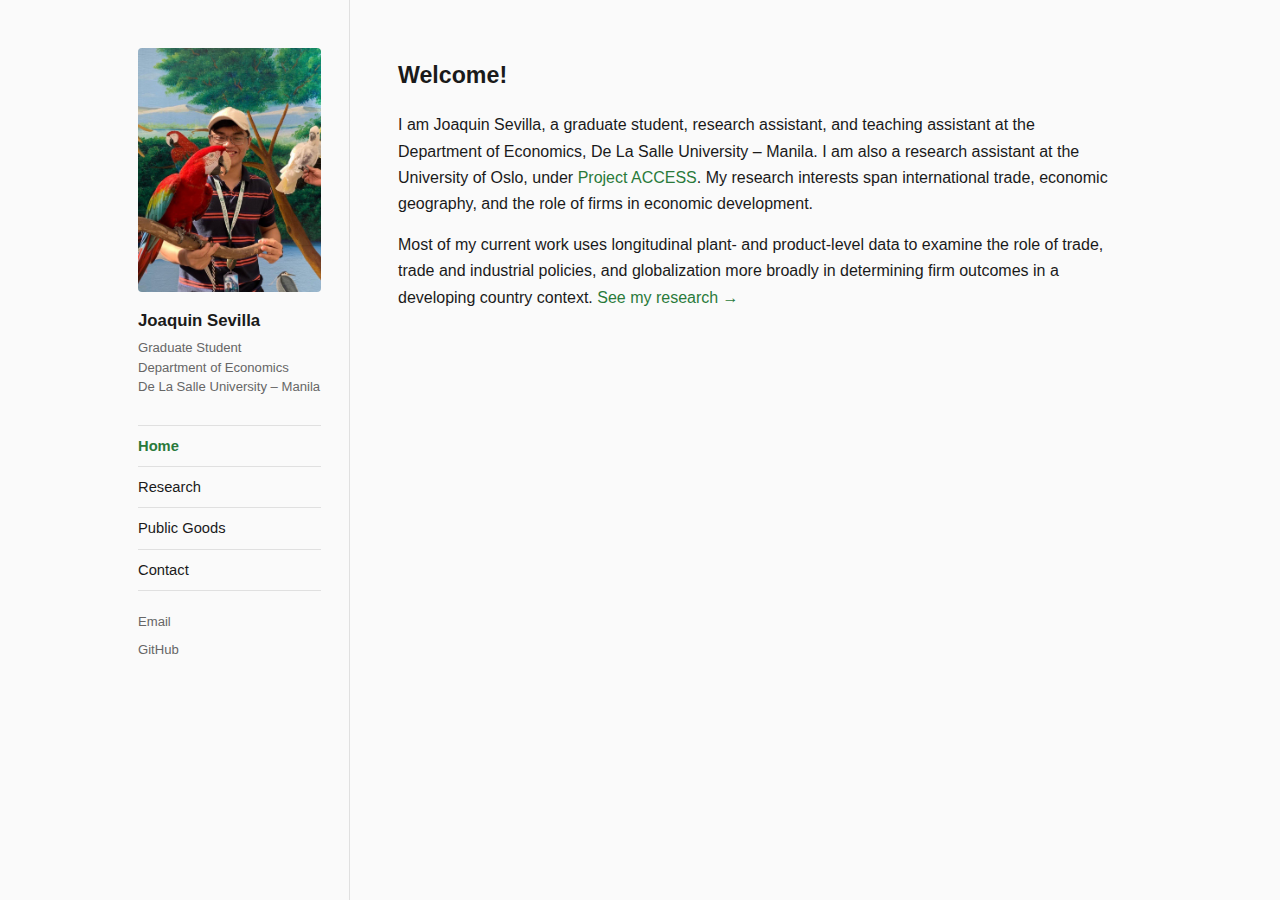
<file: index.html>
<!DOCTYPE html>
<html lang="en">
<head>
  <meta charset="UTF-8">
  <title>Joaquin Sevilla</title>
  <meta name="viewport" content="width=device-width, initial-scale=1">
  <link rel="stylesheet" href="style.css">
</head>
<body>
  <div class="layout">
    <aside class="sidebar">
      <div class="sidebar-photo">
        <img src="profile.jpg" alt="Joaquin Sevilla">
      </div>
      <div class="sidebar-info">
        <div class="sidebar-name">Joaquin Sevilla</div>
        <div class="sidebar-affil">Graduate Student<br>Department of Economics<br>De La Salle University – Manila</div>
      </div>
      <nav class="sidebar-nav" aria-label="Main navigation">
        <a href="index.html" aria-current="page">Home</a>
        <a href="writing.html">Research</a>
        <a href="public_goods.html">Public Goods</a>
        <a href="contact.html">Contact</a>
      </nav>
      <div class="sidebar-links">
        <a href="mailto:wakeesevilla@gmail.com">Email</a>
        <a href="https://github.com/wakisev3" target="_blank" rel="noopener">GitHub</a>
      </div>
    </aside>

    <main class="main">
      <h1>Welcome!</h1>
      <p>I am Joaquin Sevilla, a graduate student, research assistant, and teaching assistant at the Department of Economics, De La Salle University – Manila. I am also a research assistant at the University of Oslo, under <a href="https://cordis.europa.eu/project/id/101043465" target="_blank" rel="noopener">Project ACCESS</a>. My research interests span international trade, economic geography, and the role of firms in economic development.</p>
      <p>Most of my current work uses longitudinal plant- and product-level data to examine the role of trade, trade and industrial policies, and globalization more broadly in determining firm outcomes in a developing country context. <a href="writing.html">See my research →</a></p>
    </main>
  </div>
</body>
</html>
</file>
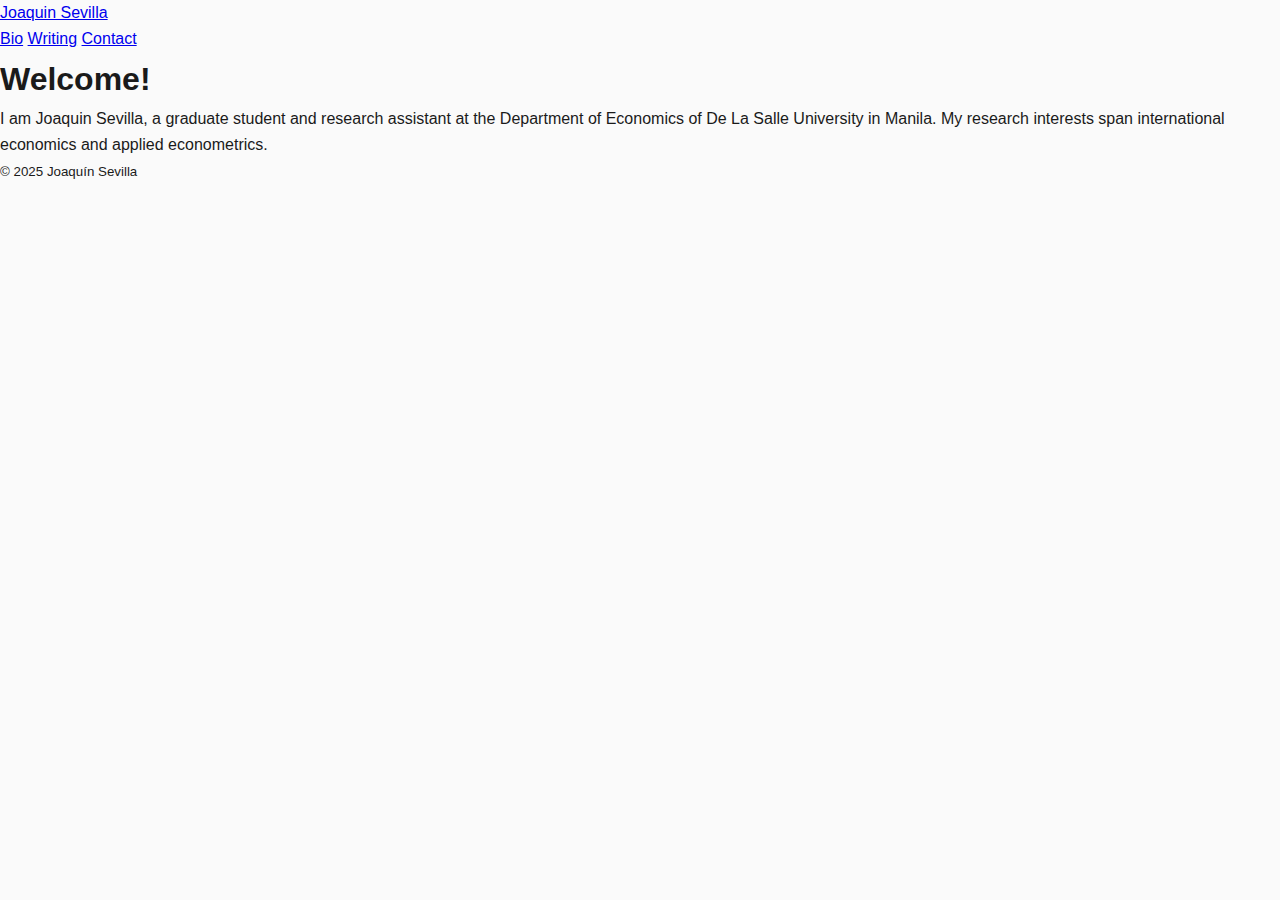
<file: bio.html>
<!DOCTYPE html>
<html lang="en">
<head>
  <meta charset="UTF-8">
  <title>Bio — Joaquin Sevilla</title>
  <meta name="viewport" content="width=device-width, initial-scale=1">
  <link rel="stylesheet" href="style.css">
</head>
<body>
  <header class="site-header">
    <div class="container header-inner">
      <a class="brand" href="index.html">Joaquin Sevilla</a>
      <nav class="main-nav" aria-label="Main navigation">
        <a href="bio.html" aria-current="page">Bio</a>
        <a href="writing.html">Writing</a>
        <a href="contact.html">Contact</a>
      </nav>
    </div>
  </header>

  <main class="container content">
    <article>
      <h1>Welcome! </h1>
      <p>I am Joaquin Sevilla, a graduate student and research assistant at the Department of Economics of De La Salle University in Manila. My research interests span international economics and applied econometrics.</p>
    </article>
  </main>

  <footer class="site-footer">
    <div class="container">
      <small>&copy; 2025 Joaquín Sevilla</small>
    </div>
  </footer>
</body>
</html>
</file>
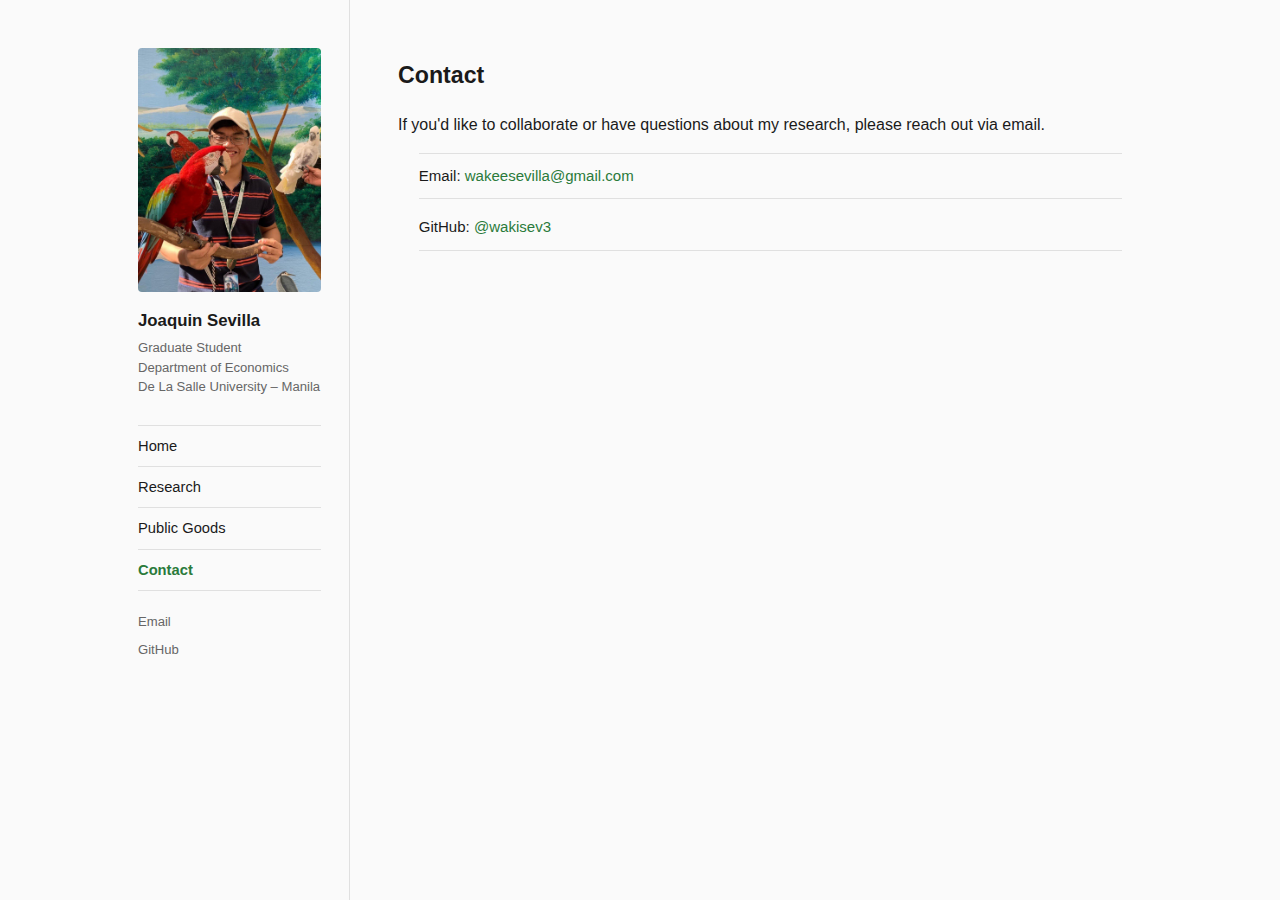
<file: contact.html>
<!DOCTYPE html>
<html lang="en">
<head>
  <meta charset="UTF-8">
  <title>Contact — Joaquin Sevilla</title>
  <meta name="viewport" content="width=device-width, initial-scale=1">
  <link rel="stylesheet" href="style.css">
</head>
<body>
  <div class="layout">
    <aside class="sidebar">
      <div class="sidebar-photo">
        <img src="profile.jpg" alt="Joaquin Sevilla">
      </div>
      <div class="sidebar-info">
        <div class="sidebar-name">Joaquin Sevilla</div>
        <div class="sidebar-affil">Graduate Student<br>Department of Economics<br>De La Salle University – Manila</div>
      </div>
      <nav class="sidebar-nav" aria-label="Main navigation">
        <a href="index.html">Home</a>
        <a href="writing.html">Research</a>
        <a href="public_goods.html">Public Goods</a>
        <a href="contact.html" aria-current="page">Contact</a>
      </nav>
      <div class="sidebar-links">
        <a href="mailto:wakeesevilla@gmail.com">Email</a>
        <a href="https://github.com/wakisev3" target="_blank" rel="noopener">GitHub</a>
      </div>
    </aside>

    <main class="main">
      <h1>Contact</h1>
      <p>If you'd like to collaborate or have questions about my research, please reach out via email.</p>
      <ul class="contact-list">
        <li>Email: <a href="mailto:wakeesevilla@gmail.com">wakeesevilla@gmail.com</a></li>
        <li>GitHub: <a href="https://github.com/wakisev3" target="_blank" rel="noopener">@wakisev3</a></li>
      </ul>
    </main>
  </div>
</body>
</html>
</file>
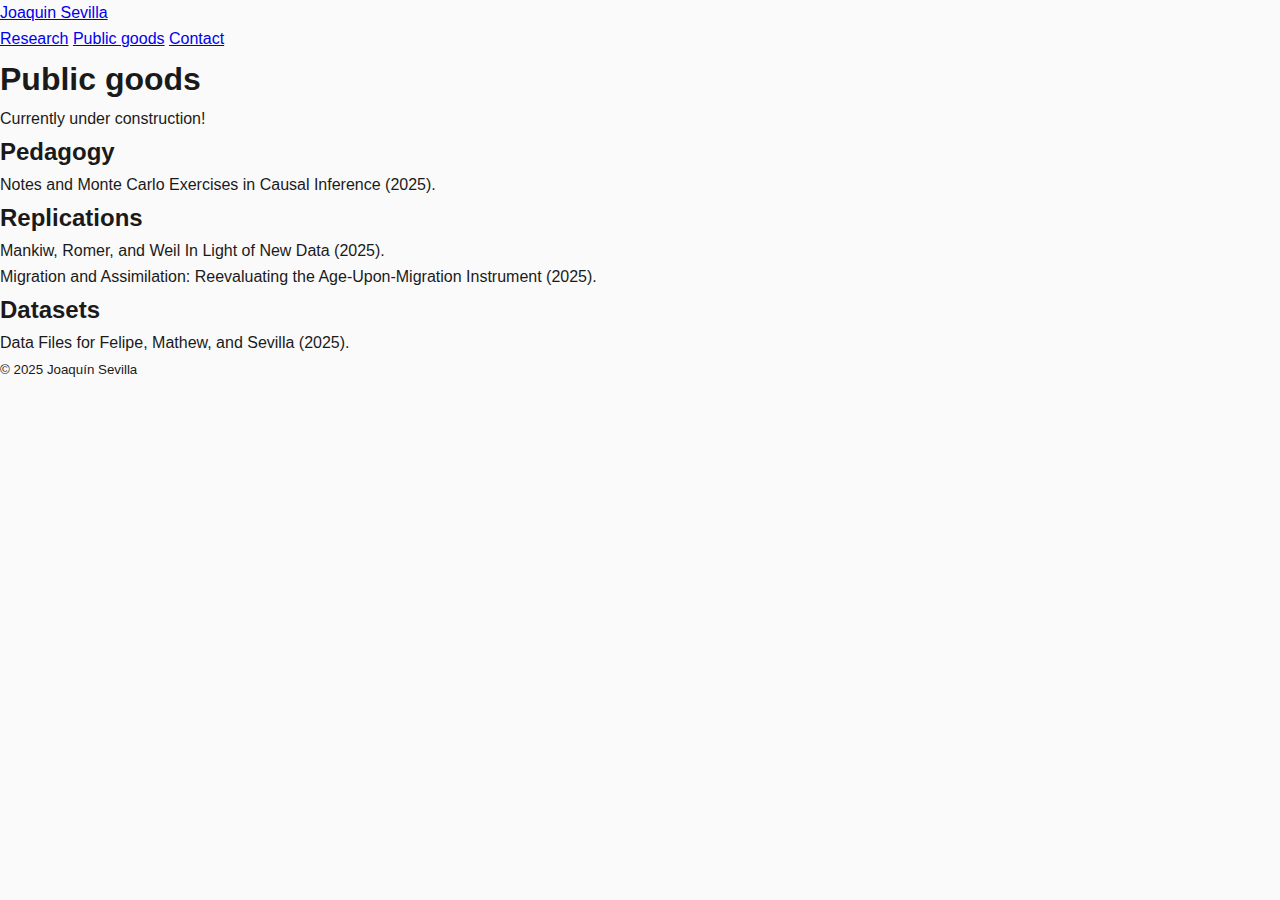
<file: public_goods.html>
<!DOCTYPE html>
<html lang="en">
<head>
  <meta charset="UTF-8">
  <title>Public goods — Joaquin Sevilla</title>
  <meta name="viewport" content="width=device-width, initial-scale=1">
  <link rel="stylesheet" href="style.css">
</head>
<body>
  <header class="site-header">
    <div class="container header-inner">
      <a class="brand" href="index.html">Joaquin Sevilla</a>
      <nav class="main-nav" aria-label="Main navigation">
        <a href="writing.html">Research</a>
        <a href="public_goods.html" aria-current="page">Public goods</a>
        <a href="contact.html">Contact</a>
      </nav>
    </div>
  </header>

  <main class="container content">
    <article>
      <h1>Public goods</h1>
Currently under construction!
      <h2>Pedagogy</h2>
      <ul>
        <li>Notes and Monte Carlo Exercises in Causal Inference (2025).</li>
      </ul>
      <h2>Replications</h2>
      <ul>
        <li>Mankiw, Romer, and Weil In Light of New Data (2025).</li>
         <li>Migration and Assimilation: Reevaluating the Age-Upon-Migration Instrument (2025).</li>
      </ul>
      
      <h2>Datasets</h2>
      <ul>
        <li>Data Files for Felipe, Mathew, and Sevilla (2025).</li>
      </ul>
      
      
    </article>
  </main>

  <footer class="site-footer">
    <div class="container">
      <small>&copy; 2025 Joaquín Sevilla</small>
    </div>
  </footer>
</body>
</html>
</file>
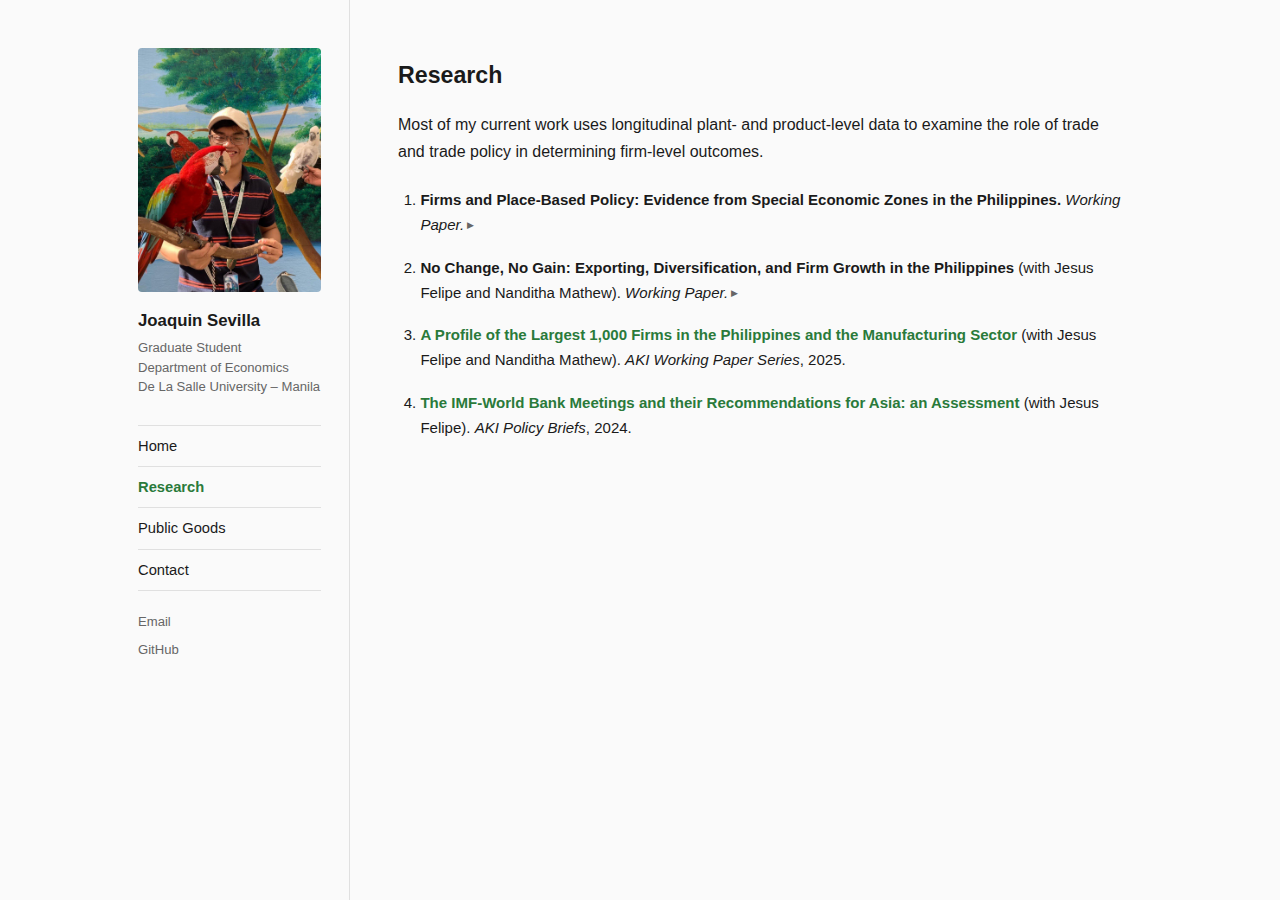
<file: writing.html>
<!DOCTYPE html>
<html lang="en">
<head>
  <meta charset="UTF-8">
  <title>Research — Joaquin Sevilla</title>
  <meta name="viewport" content="width=device-width, initial-scale=1">
  <link rel="stylesheet" href="style.css">
</head>
<body>
  <div class="layout">
    <aside class="sidebar">
      <div class="sidebar-photo">
        <img src="profile.jpg" alt="Joaquin Sevilla">
      </div>
      <div class="sidebar-info">
        <div class="sidebar-name">Joaquin Sevilla</div>
        <div class="sidebar-affil">Graduate Student<br>Department of Economics<br>De La Salle University – Manila</div>
      </div>
      <nav class="sidebar-nav" aria-label="Main navigation">
        <a href="index.html">Home</a>
        <a href="writing.html" aria-current="page">Research</a>
        <a href="public_goods.html">Public Goods</a>
        <a href="contact.html">Contact</a>
      </nav>
      <div class="sidebar-links">
        <a href="mailto:wakeesevilla@gmail.com">Email</a>
        <a href="https://github.com/wakisev3" target="_blank" rel="noopener">GitHub</a>
      </div>
    </aside>

    <main class="main">
      <h1>Research</h1>
      <p>Most of my current work uses longitudinal plant- and product-level data to examine the role of trade and trade policy in determining firm-level outcomes.</p>

      <ol class="publications">
        <li>
          <details>
            <summary><span class="pub-title">Firms and Place-Based Policy: Evidence from Special Economic Zones in the Philippines.</span> <em>Working Paper.</em></summary>
            <p class="abstract">Using twenty years of Philippine manufacturing plant-level data, I provide the first causal firm-level evaluation of SEZ policy using quasi-experimental and endogenous switching methods. SEZs raise firm size and productivity, but effects are highly heterogeneous — firms less likely to select into SEZs also benefit less. Benefits do not spill over to non-registered neighboring firms, and publicly governed zones are 60% less productive than private ones.</p>
          </details>
        </li>
        <li>
          <details>
            <summary><span class="pub-title">No Change, No Gain: Exporting, Diversification, and Firm Growth in the Philippines</span> (with Jesus Felipe and Nanditha Mathew). <em>Working Paper.</em></summary>
            <p class="abstract">We link Philippine manufacturing plant-level data to the universe of firm-product export transactions to estimate the effects of exporting and export diversification on firm outcomes, correcting for selection via switching regressions and exclusion restrictions. Exporting alone is not growth-enhancing. Diversification raises output and employment, but has no impact on productivity.</p>
          </details>
        </li>
        <li>
          <a href="https://www.dlsu-aki.com/uploads/1/0/2/2/102266760/1000_largest_philippine_firms_wp_may_26.pdf" target="_blank" rel="noopener" class="pub-title">A Profile of the Largest 1,000 Firms in the Philippines and the Manufacturing Sector</a>
          (with Jesus Felipe and Nanditha Mathew). <em>AKI Working Paper Series</em>, 2025.
        </li>
        <li>
          <a href="https://www.dlsu-aki.com/uploads/1/0/2/2/102266760/dlsu-aki_policy_brief_2024-11-046.pdf" target="_blank" rel="noopener" class="pub-title">The IMF-World Bank Meetings and their Recommendations for Asia: an Assessment</a>
          (with Jesus Felipe). <em>AKI Policy Briefs</em>, 2024.
        </li>
      </ol>
    </main>
  </div>
</body>
</html>
</file>
<file: style.css>
:root {
  --accent: #2a7a3b;
  --accent-dark: #1d5929;
  --text: #1a1a1a;
  --muted: #666;
  --border: #e0e0e0;
  --bg: #fafafa;
  --sidebar-width: 240px;
  --font: -apple-system, BlinkMacSystemFont, "Segoe UI", Roboto, "Helvetica Neue", Arial, sans-serif;
}

* { box-sizing: border-box; margin: 0; padding: 0; }

html, body {
  min-height: 100%;
  font-family: var(--font);
  background: var(--bg);
  color: var(--text);
  font-size: 16px;
  line-height: 1.65;
}

/* ── Layout ── */
.layout {
  display: flex;
  min-height: 100vh;
  max-width: 1060px;
  margin: 0 auto;
}

/* ── Sidebar ── */
.sidebar {
  width: var(--sidebar-width);
  flex-shrink: 0;
  padding: 48px 28px;
  border-right: 1px solid var(--border);
  position: sticky;
  top: 0;
  height: 100vh;
  overflow-y: auto;
}

.sidebar-photo img {
  width: 100%;
  aspect-ratio: 3 / 4;
  object-fit: cover;
  border-radius: 4px;
  display: block;
}

.sidebar-name {
  margin-top: 18px;
  font-size: 1.05rem;
  font-weight: 700;
  color: var(--text);
  line-height: 1.3;
}

.sidebar-affil {
  margin-top: 6px;
  font-size: 0.82rem;
  color: var(--muted);
  line-height: 1.5;
}

.sidebar-nav {
  margin-top: 28px;
  display: flex;
  flex-direction: column;
}

.sidebar-nav a {
  color: var(--text);
  text-decoration: none;
  padding: 8px 0;
  font-size: 0.92rem;
  border-bottom: 1px solid var(--border);
}

.sidebar-nav a:first-child { border-top: 1px solid var(--border); }
.sidebar-nav a:hover { color: var(--accent); }
.sidebar-nav a[aria-current="page"] { color: var(--accent); font-weight: 600; }

.sidebar-links {
  margin-top: 20px;
  display: flex;
  flex-direction: column;
  gap: 6px;
}

.sidebar-links a {
  font-size: 0.82rem;
  color: var(--muted);
  text-decoration: none;
}
.sidebar-links a:hover { color: var(--accent); }

/* ── Main ── */
.main {
  flex: 1;
  padding: 56px 48px;
  min-width: 0;
}

.main h1 {
  font-size: 1.45rem;
  font-weight: 700;
  margin-bottom: 18px;
  color: var(--text);
}

.main h2 {
  font-size: 1rem;
  font-weight: 700;
  margin: 30px 0 10px;
  color: var(--text);
  text-transform: uppercase;
  letter-spacing: 0.04em;
}

.main p { margin-bottom: 14px; }
.main a { color: var(--accent); text-decoration: none; }
.main a:hover { text-decoration: underline; }

/* ── Home figure ── */
.home-figure {
  margin-top: 28px;
  max-width: 420px;
}

.home-figure img {
  width: 100%;
  border-radius: 4px;
  display: block;
}

.home-figure figcaption {
  margin-top: 8px;
  font-size: 0.82rem;
  color: var(--muted);
  line-height: 1.5;
}

/* ── Publications ── */
.publications {
  list-style: decimal;
  padding-left: 1.4em;
  margin-top: 8px;
}

.publications li {
  padding: 9px 0;
  font-size: 0.94rem;
}

.pub-title {
  font-weight: 600;
  color: inherit;
  text-decoration: none;
}
a.pub-title { color: var(--accent); }
a.pub-title:hover { text-decoration: underline; }

details > summary {
  list-style: none;
  cursor: pointer;
  display: block;
}
details > summary::-webkit-details-marker { display: none; }

details > summary::after {
  content: " ▶";
  display: inline-block;
  font-size: 0.6em;
  margin-left: 0.3em;
  color: var(--muted);
  vertical-align: middle;
  transition: transform 0.15s ease;
}
details[open] > summary::after {
  transform: rotate(90deg);
}

.abstract {
  margin-top: 8px;
  padding-left: 1.1em;
  color: var(--muted);
  font-size: 0.9rem;
  line-height: 1.6;
}

/* ── Generic list ── */
.main ul {
  padding-left: 1.3em;
  margin-bottom: 12px;
}
.main ul li { margin-bottom: 6px; font-size: 0.94rem; }

/* ── Contact ── */
.contact-list {
  list-style: none;
  padding: 0;
  margin-top: 4px;
}
.contact-list li {
  padding: 10px 0;
  border-bottom: 1px solid var(--border);
  font-size: 0.94rem;
}
.contact-list li:first-child { border-top: 1px solid var(--border); }

/* ── Mobile ── */
@media (max-width: 700px) {
  .layout { flex-direction: column; }

  .sidebar {
    width: 100%;
    height: auto;
    position: static;
    border-right: none;
    border-bottom: 1px solid var(--border);
    padding: 24px 20px;
    display: flex;
    flex-wrap: wrap;
    gap: 16px;
    align-items: flex-start;
  }

  .sidebar-photo { width: 90px; flex-shrink: 0; }

  .sidebar-info { flex: 1; min-width: 160px; }

  .sidebar-nav {
    width: 100%;
    flex-direction: row;
    flex-wrap: wrap;
    gap: 0 4px;
    margin-top: 12px;
  }

  .sidebar-nav a {
    padding: 6px 8px 6px 0;
    border: none;
  }
  .sidebar-nav a:first-child { border-top: none; }

  .sidebar-links { flex-direction: row; gap: 12px; margin-top: 8px; }

  .main { padding: 28px 20px; }
}
</file>
